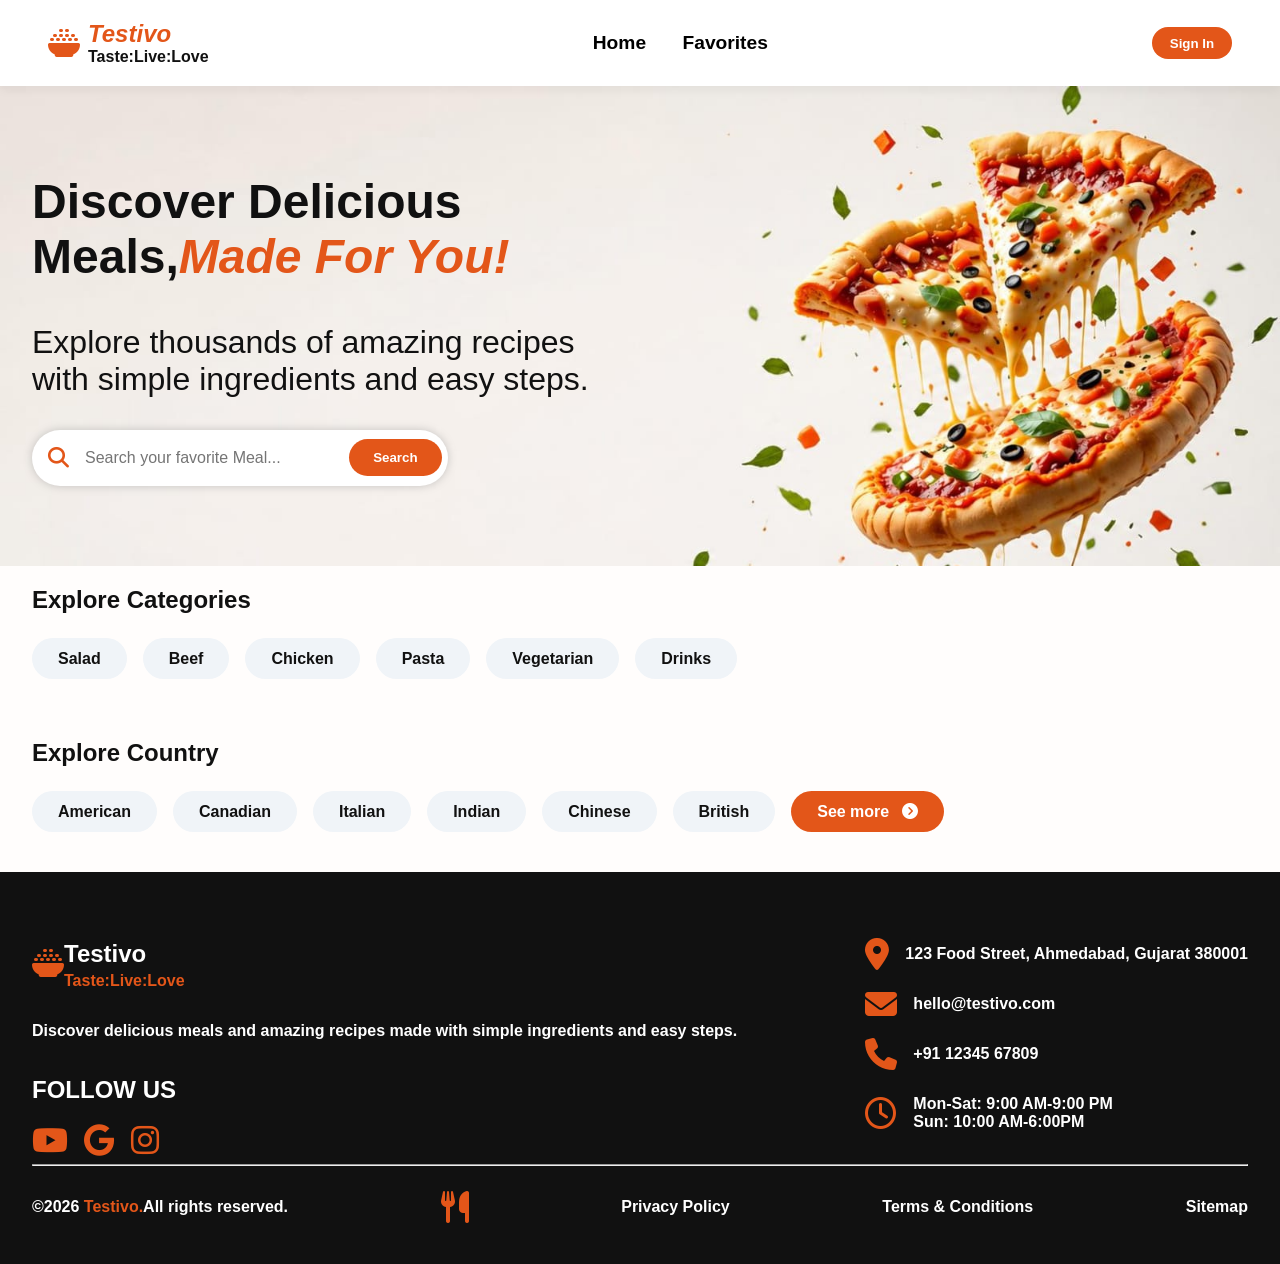
<file: index.html>
<!DOCTYPE html>
<html lang="en">

<head>
    <meta charset="UTF-8">
    <meta name="viewport" content="width=device-width, initial-scale=1.0">
    <title>Testivo</title>
    <link rel="stylesheet" href="style.css">
    <link rel="stylesheet" href="https://cdnjs.cloudflare.com/ajax/libs/font-awesome/6.5.2/css/all.min.css">
</head>

<body>
    <section class="headerSection">
        <div class="logo">
            <i class="fa-solid fa-bowl-rice"></i>
            <div class="applicationTitle">
                <h1>Testivo</h1>
                <p>Taste:Live:Love</p>
            </div>
        </div>
        <div class="navBar">
            <a href="index.html">Home</a>
            <a href="favorites.html">Favorites <span id="fav-count">0</span></a>
        </div>
        <div class="signIn">
            <button class="sign">Sign In</button>
        </div>
    </section>
    <section class="heroSection">
        <h1>Discover Delicious <br>Meals,<span>Made For You!</span></h1>
        <p>Explore thousands of amazing recipes <br>with simple ingredients and easy steps.</p>
        <form id="searching">
            <!-- <form class="submitSearch"> -->
            <i class="fa-solid fa-magnifying-glass"></i>
            <input type="search" id="search" placeholder="Search your favorite Meal...">
            <button class="searchBtn">Search</button>
        </form>
        <!-- </div> -->
    </section>
    <section class="category">
        <h1>Explore Categories</h1>
        <div class="categoryCards filter-container">
            <button class="salad filter-chip">Salad</button>
            <button class="beef filter-chip">Beef</button>
            <button class="chicken filter-chip">Chicken</button>
            <button class="pasta filter-chip">Pasta</button>
            <button class="vegetarian filter-chip">Vegetarian</button>
            <button class="drinks filter-chip">Drinks</button>
        </div>
    </section>
    <section class="countryFood">
        <h1>Explore Country</h1>
        <div class="searchCountry filter-container">
            <button class="american filter-chip">American</button>
            <button class="canadian filter-chip">Canadian</button>
            <button class="italian filter-chip">Italian</button>
            <button class="indian filter-chip">Indian</button>
            <button class="chinese filter-chip">Chinese</button>
            <button class="british filter-chip">British</button>
            <button class="seeMore filter-chip primary-chip">See more <i
                    class="fa-solid fa-circle-chevron-right"></i></button>
        </div>
    </section>

    <div id="results-section" style="display: none; padding: 2rem 2rem 0 2rem;">
        <h1 style="margin-bottom: 0;">Search Results</h1>
        <section class="cardsContainer" style="padding: 2rem 0;"></section>
    </div>

    <section class="footer">
        <div class="footerContainer">
            <div class="footerContent">
                <div class="iconsLogo">
                    <i class="fa-solid fa-bowl-rice"></i>
                    <div class="footerLogo">
                        <h1>Testivo</h1>
                        <p>Taste:Live:Love</p>
                    </div>
                </div>
                <p>Discover delicious meals and amazing recipes made with simple ingredients and easy steps.</p>
                <div class="icons">
                    <h1>FOLLOW US</h1>
                    <div class="iconsContent">
                        <i class="fa-brands fa-youtube"></i>
                        <i class="fa-brands fa-google"></i>
                        <i class="fa-brands fa-instagram"></i>
                    </div>
                </div>
            </div>
            <div class="contact">
                <div class="location">
                    <i class="fa-solid fa-location-dot"></i>
                    <p>123 Food Street, Ahmedabad, Gujarat 380001</p>
                </div>
                <div class="email">
                    <i class="fa-solid fa-envelope"></i>
                    <p>hello@testivo.com</p>
                </div>
                <div class="phone">
                    <i class="fa-solid fa-phone"></i>
                    <p>+91 12345 67809</p>
                </div>
                <div class="time">
                    <i class="fa-regular fa-clock"></i>
                    <p>Mon-Sat: 9:00 AM-9:00 PM <br>
                        Sun: 10:00 AM-6:00PM</p>
                </div>
            </div>
        </div>
        <hr>
        <div class="footerSection">
            <p>&copy;2026 <span>Testivo.</span>All rights reserved.</p>
            <i class="fa-solid fa-utensils"></i>
            <p>Privacy Policy</p>
            <p>Terms & Conditions</p>
            <p>Sitemap</p>
        </div>
    </section>
    <script src="utils.js" defer></script>
    <script src="recipe.js" defer></script>
    <script src="toast.js" defer></script>
</body>

</html>
</file>
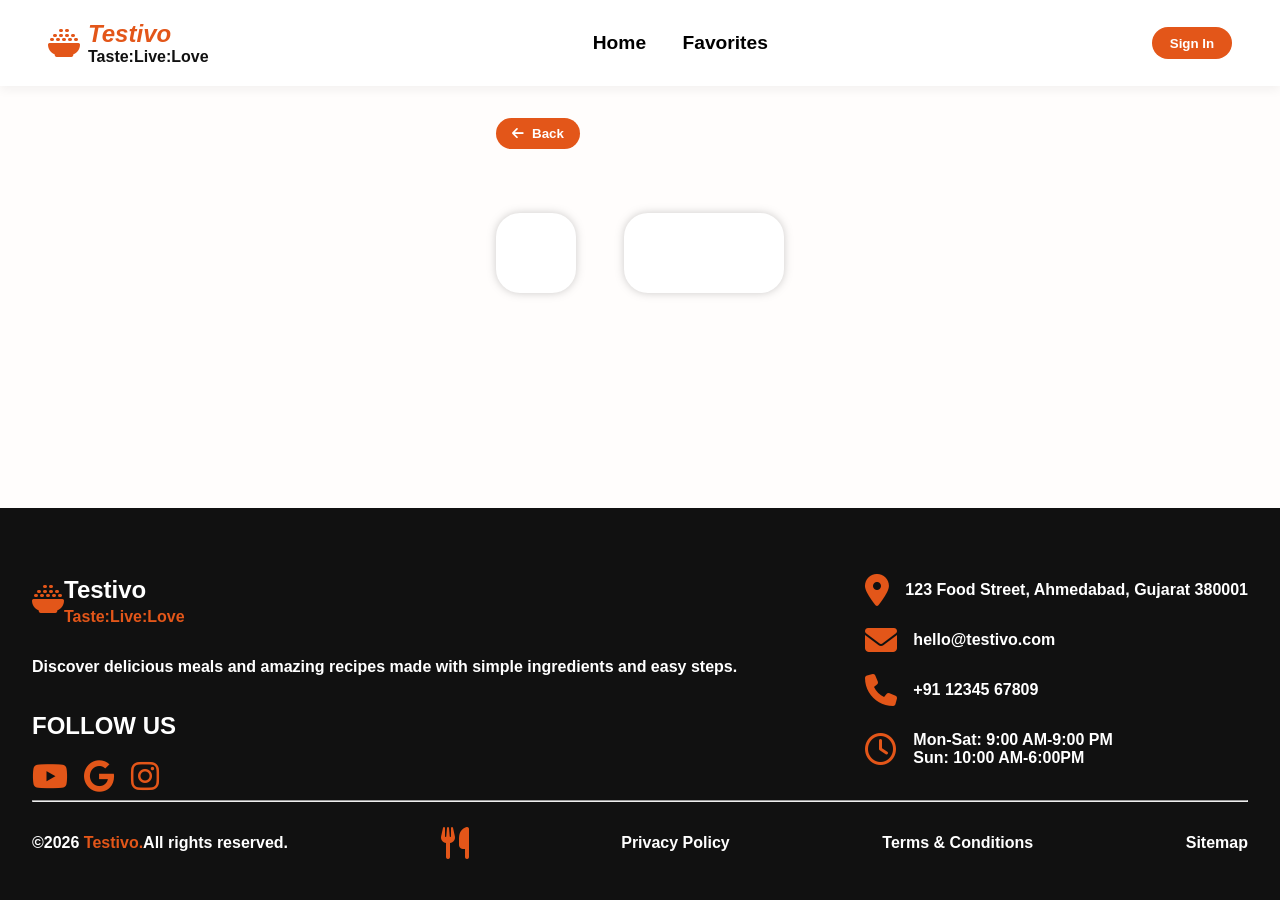
<file: details.html>
<!DOCTYPE html>
<html lang="en">
<head>
    <meta charset="UTF-8">
    <meta name="viewport" content="width=device-width, initial-scale=1.0">
    <title>Details</title>
    <link rel="stylesheet" href="style.css">
    <link rel="stylesheet" href="https://cdnjs.cloudflare.com/ajax/libs/font-awesome/6.5.2/css/all.min.css">
</head>
<body>
    <section class="headerSection">
        <div class="logo">
            <i class="fa-solid fa-bowl-rice"></i>
            <div class="applicationTitle">
                <h1>Testivo</h1>
                <p>Taste:Live:Love</p>
            </div>
        </div>
        <div class="navBar">
            <a href="index.html">Home</a>
            <a href="favorites.html">Favorites <span id="fav-count">0</span></a>
        </div>
        <div class="signIn">
            <button class="sign">Sign In</button>
        </div>
    </section>
        <section class="detailsCard">
            <button onclick="window.history.back()" style="margin: 2rem; padding: 0.5rem 1rem; border-radius: 1.5rem; border: none; background-color: rgb(227, 86, 25); color: white; font-weight: bold; cursor: pointer; display: flex; align-items: center; gap: 0.5rem;"><i class="fa-solid fa-arrow-left"></i> Back</button>
            <div class="detailsContent"></div>
            <div class="ingreSteps">
            <div class="ingredientsContent"></div>
            <div class="instruction"></div>
            </div>
        </section>
        <section class="foodContent"></section>
    <section class="footer">
        <div class="footerContainer">
            <div class="footerContent">
                <div class="iconsLogo">
                    <i class="fa-solid fa-bowl-rice"></i>
                    <div class="footerLogo">
                        <h1>Testivo</h1>
                        <p>Taste:Live:Love</p>
                    </div>
                </div>
                <p>Discover delicious meals and amazing recipes made with simple ingredients and easy steps.</p>
                <div class="icons">
                    <h1>FOLLOW US</h1>
                    <div class="iconsContent">
                        <i class="fa-brands fa-youtube"></i>
                        <i class="fa-brands fa-google"></i>
                        <i class="fa-brands fa-instagram"></i>
                    </div>
                </div>
            </div>
            <div class="contact">
                <div class="location">
                    <i class="fa-solid fa-location-dot"></i>
                    <p>123 Food Street, Ahmedabad, Gujarat 380001</p>
                </div>
                <div class="email">
                    <i class="fa-solid fa-envelope"></i>
                    <p>hello@testivo.com</p>
                </div>
                <div class="phone">
                    <i class="fa-solid fa-phone"></i>
                    <p>+91 12345 67809</p>
                </div>
                <div class="time">
                    <i class="fa-regular fa-clock"></i>
                    <p>Mon-Sat: 9:00 AM-9:00 PM <br>
                        Sun: 10:00 AM-6:00PM</p>
                </div>
            </div>
        </div>
        <hr>
        <div class="footerSection">
            <p>&copy;2026 <span>Testivo.</span>All rights reserved.</p>
            <i class="fa-solid fa-utensils"></i>
            <p>Privacy Policy</p>
            <p>Terms & Conditions</p>
            <p>Sitemap</p>
        </div>
    </section>
        <script src="utils.js" defer></script>
        <script src="toast.js" defer></script>
</body>
</html>
</file>
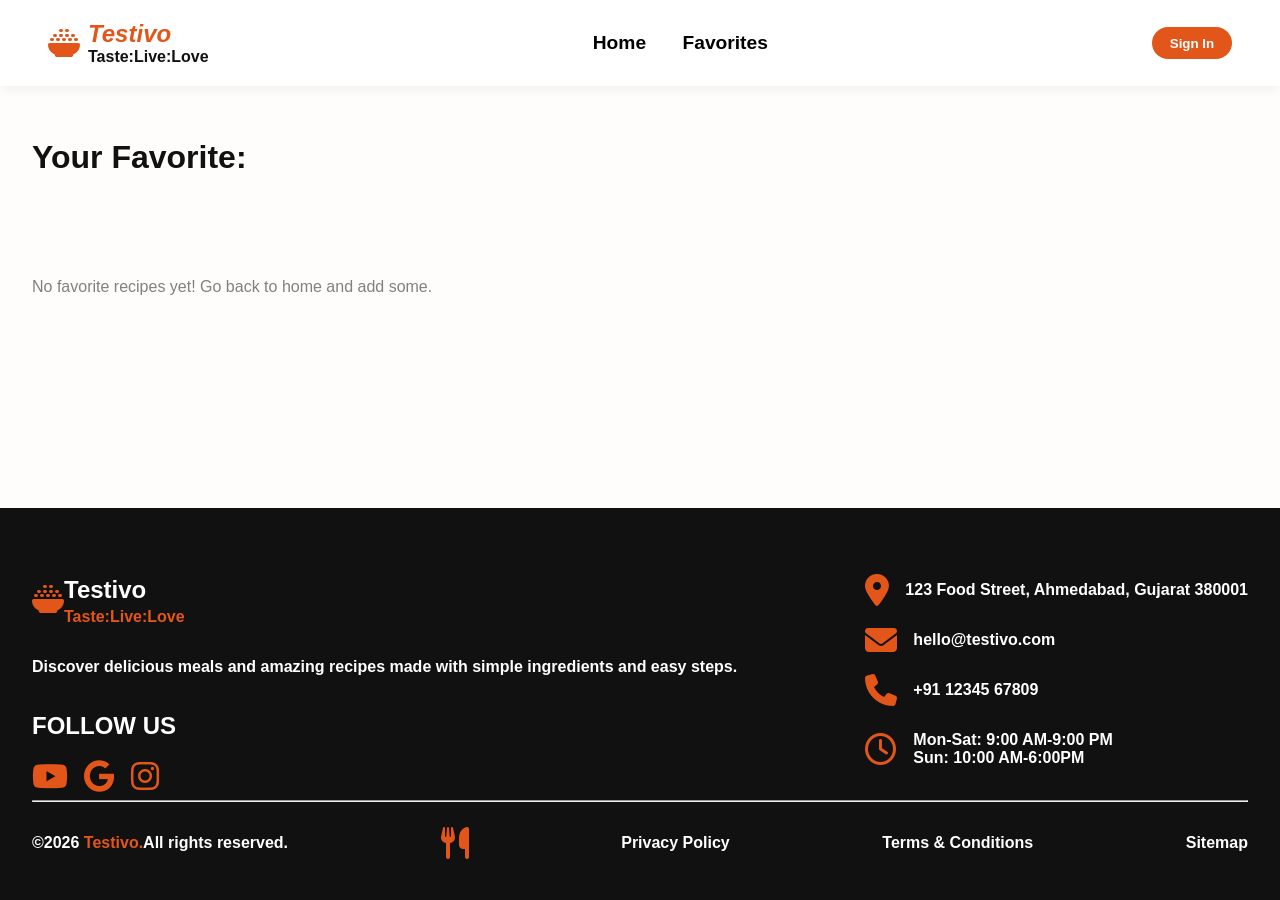
<file: favorites.html>
<!DOCTYPE html>
<html lang="en">
<head>
    <meta charset="UTF-8">
    <meta name="viewport" content="width=device-width, initial-scale=1.0">
    <title>Favorite</title>
    <link rel="stylesheet" href="style.css">
    <link rel="stylesheet" href="https://cdnjs.cloudflare.com/ajax/libs/font-awesome/6.5.2/css/all.min.css">
</head>
<body>
    <section class="headerSection">
        <div class="logo">
            <i class="fa-solid fa-bowl-rice"></i>
            <div class="applicationTitle">
                <h1>Testivo</h1>
                <p>Taste:Live:Love</p>
            </div>
        </div>
        <div class="navBar">
            <a href="index.html">Home</a>
            <a href="favorites.html">Favorites <span id="fav-count">0</span></a>
        </div>
        <div class="signIn">
            <button class="sign">Sign In</button>
        </div>
    </section>
    <h1 style="padding: 2rem;">Your Favorite:</h1>
    <section class="favoriteCards">

    </section>
    <section class="footer">
        <div class="footerContainer">
            <div class="footerContent">
                <div class="iconsLogo">
                    <i class="fa-solid fa-bowl-rice"></i>
                    <div class="footerLogo">
                        <h1>Testivo</h1>
                        <p>Taste:Live:Love</p>
                    </div>
                </div>
                <p>Discover delicious meals and amazing recipes made with simple ingredients and easy steps.</p>
                <div class="icons">
                    <h1>FOLLOW US</h1>
                    <div class="iconsContent">
                        <i class="fa-brands fa-youtube"></i>
                        <i class="fa-brands fa-google"></i>
                        <i class="fa-brands fa-instagram"></i>
                    </div>
                </div>
            </div>
            <div class="contact">
                <div class="location">
                    <i class="fa-solid fa-location-dot"></i>
                    <p>123 Food Street, Ahmedabad, Gujarat 380001</p>
                </div>
                <div class="email">
                    <i class="fa-solid fa-envelope"></i>
                    <p>hello@testivo.com</p>
                </div>
                <div class="phone">
                    <i class="fa-solid fa-phone"></i>
                    <p>+91 12345 67809</p>
                </div>
                <div class="time">
                    <i class="fa-regular fa-clock"></i>
                    <p>Mon-Sat: 9:00 AM-9:00 PM <br>
                        Sun: 10:00 AM-6:00PM</p>
                </div>
            </div>
        </div>
        <hr>
        <div class="footerSection">
            <p>&copy;2026 <span>Testivo.</span>All rights reserved.</p>
            <i class="fa-solid fa-utensils"></i>
            <p>Privacy Policy</p>
            <p>Terms & Conditions</p>
            <p>Sitemap</p>
        </div>
    </section>
    <script src="favorites.js" defer></script>
    <script src="toast.js" defer></script>
</body>
</html>
</file>
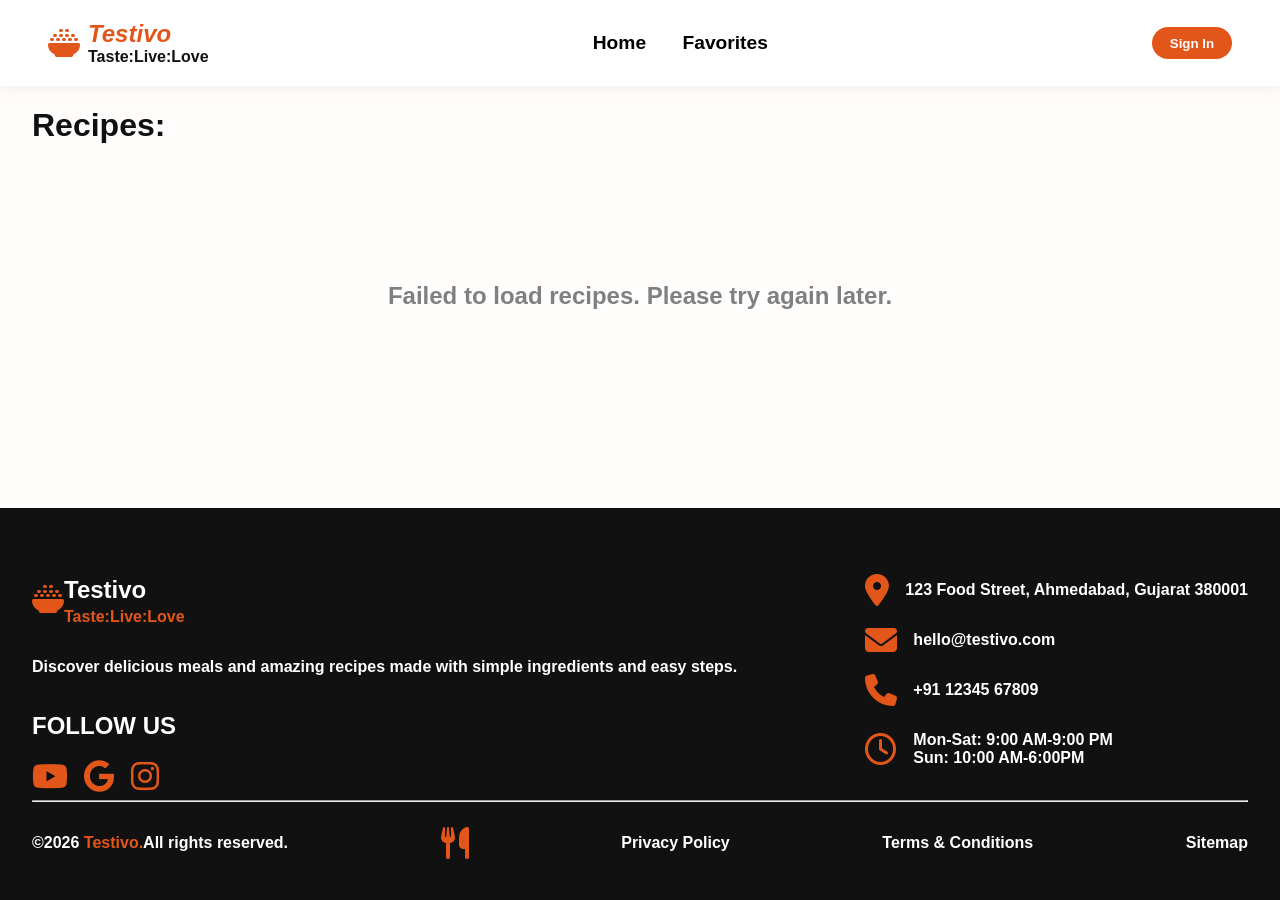
<file: recipe.html>
<!DOCTYPE html>
<html lang="en">
<head>
    <meta charset="UTF-8">
    <meta name="viewport" content="width=device-width, initial-scale=1.0">
    <title>Recipes</title>
    <link rel="stylesheet" href="style.css">
    <link rel="stylesheet" href="https://cdnjs.cloudflare.com/ajax/libs/font-awesome/6.5.2/css/all.min.css">
</head>
<body>
    <section class="headerSection">
        <div class="logo">
            <i class="fa-solid fa-bowl-rice"></i>
            <div class="applicationTitle">
                <h1>Testivo</h1>
                <p>Taste:Live:Love</p>
            </div>
        </div>
        <div class="navBar">
            <a href="index.html">Home</a>
            <a href="favorites.html">Favorites <span id="fav-count">0</span></a>
        </div>
        <div class="signIn">
            <button class="sign">Sign In</button>
        </div>
    </section>
    <h1 class="recipe">Recipes:</h1>
    <section class="RecipesContainer"></section>
    <section class="footer">
        <div class="footerContainer">
            <div class="footerContent">
                <div class="iconsLogo">
                    <i class="fa-solid fa-bowl-rice"></i>
                    <div class="footerLogo">
                        <h1>Testivo</h1>
                        <p>Taste:Live:Love</p>
                    </div>
                </div>
                <p>Discover delicious meals and amazing recipes made with simple ingredients and easy steps.</p>
                <div class="icons">
                    <h1>FOLLOW US</h1>
                    <div class="iconsContent">
                        <i class="fa-brands fa-youtube"></i>
                        <i class="fa-brands fa-google"></i>
                        <i class="fa-brands fa-instagram"></i>
                    </div>
                </div>
            </div>
            <div class="contact">
                <div class="location">
                    <i class="fa-solid fa-location-dot"></i>
                    <p>123 Food Street, Ahmedabad, Gujarat 380001</p>
                </div>
                <div class="email">
                    <i class="fa-solid fa-envelope"></i>
                    <p>hello@testivo.com</p>
                </div>
                <div class="phone">
                    <i class="fa-solid fa-phone"></i>
                    <p>+91 12345 67809</p>
                </div>
                <div class="time">
                    <i class="fa-regular fa-clock"></i>
                    <p>Mon-Sat: 9:00 AM-9:00 PM <br>
                        Sun: 10:00 AM-6:00PM</p>
                </div>
            </div>
        </div>
        <hr>
        <div class="footerSection">
            <p>&copy;2026 <span>Testivo.</span>All rights reserved.</p>
            <i class="fa-solid fa-utensils"></i>
            <p>Privacy Policy</p>
            <p>Terms & Conditions</p>
            <p>Sitemap</p>
        </div>
    </section>
    <script src="recipe.js" defer></script>
    <script src="toast.js" defer></script>
</body>
</html>
</file>
<file: style.css>
:root {
    --primary-color: rgb(227, 86, 25);
    --primary-hover: rgb(255, 120, 50);
    --bg-color: #fffdfc;
    --footer-bg: #111111;
    --text-color: #111111;
    --text-light: #ffffff;
    --card-shadow: 0 0 8px 0 rgba(128, 128, 128, 0.4);
    --card-shadow-hover: 0 0 12px 5px rgba(128, 128, 128, 0.6);
}

* {
    box-sizing: border-box;
}

body,
html {
    margin: 0;
    padding: 0;
}

body {
    font-family: -apple-system, BlinkMacSystemFont, "Segoe UI", Roboto, Helvetica, Arial, sans-serif;
    background-color: var(--bg-color);
    color: var(--text-color);
    display: flex;
    flex-direction: column;
    min-height: 100vh;
}

.headerSection {
    padding: 1rem 3rem;
    display: flex;
    justify-content: space-between;
    align-items: center;
    background-color: white;
    box-shadow: 0 4px 10px rgba(0, 0, 0, 0.05);
    position: sticky;
    top: 0;
    z-index: 100;
}

.logo {
    color: var(--primary-color);
    display: flex;
    align-items: center;
    gap: 0.5rem;
}

.logo i {
    font-size: 2rem;
}

.applicationTitle {
    display: flex;
    flex-direction: column;
}

.applicationTitle h1 {
    font-style: italic;
    margin: 0;
}

.applicationTitle p {
    margin: 0;
    color: var(--text-color);
    font-weight: bolder;
}

.navBar a {
    padding: 1rem;
    text-decoration: none;
    color: black;
    font-size: 1.2rem;
    font-weight: bolder;
    position: relative;
    display: inline-flex;
    align-items: center;
}

#fav-count {
    background-color: var(--primary-color);
    color: white;
    font-size: 0.8rem;
    font-weight: bold;
    border-radius: 50%;
    width: 1.5rem;
    height: 1.5rem;
    display: none;
    justify-content: center;
    align-items: center;
    margin-left: 0.5rem;
    box-shadow: 0 2px 5px rgba(227, 86, 25, 0.4);
}

.sign {
    height: 2rem;
    width: 5rem;
    color: white;
    background-color: var(--primary-color);
    border: none;
    border-radius: 1rem;
    font-weight: bolder;
    cursor: pointer;
    transition: background-color 0.2s ease;
}

.sign:hover,
.sign:focus-visible {
    background-color: var(--primary-hover);
    outline: 2px solid var(--primary-color);
    outline-offset: 2px;
}

/* Removing old favCards styles */
.heroSection {
    height: 30rem;
    background-image: url(image/banner1.jpeg);
    background-size: cover;
    padding: 3rem 2rem;
    font-size: 2rem;
}

.heroSection span {
    color: var(--primary-color);
    font-style: italic;
}

#searching {
    background-color: white;
    height: 3.5rem;
    width: 26rem;
    border-radius: 2rem;
    box-shadow: var(--card-shadow);
    display: flex;
    justify-content: space-between;
    align-items: center;
    padding: 0.4rem 0.4rem 0.4rem 1rem;
}

#searching i {
    color: var(--primary-color);
    font-size: 1.3rem;
}

#search {
    flex: 1;
    outline: none;
    border: none;
    padding: 0.5rem 1rem;
    font-size: 1rem;
    background: transparent;
}

.searchBtn {
    background-color: var(--primary-color);
    border-radius: 1.5rem;
    padding: 0.7rem 1.5rem;
    color: white;
    font-weight: bolder;
    border: none;
    cursor: pointer;
    transition: background-color 0.2s;
}

.searchBtn:hover,
.searchBtn:focus-visible {
    background-color: var(--primary-hover);
    outline: 2px solid var(--primary-color);
    outline-offset: 2px;
}

.category {
    padding: 0 2rem;
}

.countryFood {
    padding: 2rem;
}

.category h1,
.countryFood h1 {
    margin-bottom: 1rem;
}

/* Unified Filter Container */
.filter-container {
    display: flex;
    flex-wrap: wrap;
    gap: 1rem;
    padding: 0.5rem 0;
}

/* Modern Filter Chips */
.filter-chip {
    padding: 0.6rem 1.5rem;
    border-radius: 2rem;
    background-color: #f0f4f8;
    color: var(--text-color);
    font-size: 1rem;
    font-weight: 600;
    border: 2px solid transparent;
    cursor: pointer;
    transition: all 0.2s ease;
}

.filter-chip:hover,
.filter-chip:focus-visible {
    background-color: var(--primary-color);
    color: white;
    box-shadow: var(--card-shadow);
    outline: none;
    transform: translateY(-2px);
}

.primary-chip {
    background-color: var(--primary-color);
    color: white;
}

.primary-chip i {
    margin-left: 0.5rem;
}

.primary-chip:hover {
    background-color: var(--primary-hover);
}

.cardsContainer {
    padding: 0 2rem;
}

/* Premium Recipe Cards */
.premium-card {
    background-color: white;
    border-radius: 1.5rem;
    overflow: hidden;
    box-shadow: var(--card-shadow);
    transition: transform 0.3s ease, box-shadow 0.3s ease;
    display: flex;
    flex-direction: column;
    width: 100%;
}

.premium-card:hover {
    transform: translateY(-0.5rem);
    box-shadow: var(--card-shadow-hover);
}

.premium-card__image-wrapper {
    position: relative;
    width: 100%;
    height: 12rem;
}

.premium-card__image-wrapper img {
    width: 100%;
    height: 100%;
    object-fit: cover;
}

.premium-card__favorite {
    position: absolute;
    top: 1rem;
    right: 1rem;
    background-color: rgba(255, 255, 255, 0.9);
    border-radius: 50%;
    width: 2.5rem;
    height: 2.5rem;
    display: flex;
    align-items: center;
    justify-content: center;
    cursor: pointer;
    font-size: 1.2rem;
    box-shadow: var(--card-shadow);
    transition: transform 0.2s;
    user-select: none;
}

.premium-card__favorite:hover {
    transform: scale(1.1);
}

.premium-card__body {
    padding: 1.5rem;
    display: flex;
    flex-direction: column;
    flex: 1;
}

.premium-card__title {
    margin: 0 0 1rem 0;
    font-size: 1.3rem;
    font-weight: 700;
    line-height: 1.4;
}

.premium-card__meta {
    display: flex;
    gap: 0.5rem;
    flex-wrap: wrap;
    margin-bottom: 1.5rem;
}

.premium-card__tag {
    background-color: #f0f4f8;
    color: var(--text-color);
    padding: 0.3rem 0.8rem;
    border-radius: 1rem;
    font-size: 0.85rem;
    font-weight: 600;
}

.premium-card__details-btn {
    margin-top: auto;
    width: 100%;
    padding: 0.8rem;
    border-radius: 1rem;
    background-color: var(--primary-color);
    color: white;
    font-weight: bolder;
    text-align: center;
    cursor: pointer;
    transition: background-color 0.2s;
}

.premium-card__details-btn:hover {
    background-color: var(--primary-hover);
}

.cardsContainer,
.recipeCards,
.favoriteCards {
    display: grid;
    grid-template-columns: repeat(auto-fill, minmax(16rem, 1fr));
    gap: 2rem;
    padding: 2rem;
}

.footer {
    padding: 3rem 2rem 1rem 2rem;
    background-color: #111111;
    color: #ffffff;
    margin-top: auto;
}

.footerContainer {
    display: flex;
    justify-content: space-between;
    align-items: center;
    gap: 3rem;
    font-weight: bolder;
    /* margin-bottom: 1rem; */

}

.footerContainer i {
    color: var(--primary-color);
    font-size: 2rem;
}

.footerContent {
    display: flex;
    flex-direction: column;
    /* align-items: center; */
    /* gap: 0.5rem; */
    /* justify-content: left; */
}

.iconsLogo {
    display: flex;
    align-items: center;
}

.footerLogo p {
    margin-top: -1rem;
    color: var(--primary-color);
}

.iconsContent {
    display: flex;
    gap: 1rem;
}

.location,
.email,
.phone,
.time {
    display: flex;
    align-items: center;
    gap: 1rem;
    font-weight: bolder;
}

.footerSection {
    margin: 1rem 0;
    display: flex;
    align-items: center;
    justify-content: space-between;
    font-weight: bolder;
}

.footerSection i {
    color: var(--primary-color);
    font-size: 2rem;
}

.footerSection span {
    color: var(--primary-color);
}

.recipe {
    padding: 0 2rem;
}

.RecipesContainer {
    padding: 2rem;

}

/* Removing old recipeCard styles as they are replaced by .premium-card */
.details {
    font-size: 1.5rem;
}

/* Details Page Hero */
.detailsCard {
    max-width: 1200px;
    margin: 0 auto;
}
.recipe-hero {
    display: flex;
    flex-wrap: wrap;
    gap: 3rem;
    padding: 2rem;
    align-items: center;
}
.recipe-hero__image-container {
    flex: 1;
    min-width: 300px;
}
.recipe-hero__image {
    width: 100%;
    max-height: 450px;
    object-fit: cover;
    border-radius: 2rem;
    box-shadow: var(--card-shadow);
}
.recipe-hero__content {
    flex: 1;
    min-width: 300px;
    display: flex;
    flex-direction: column;
    justify-content: center;
}
.recipe-hero__title {
    font-size: 2.5rem;
    margin-top: 0;
    margin-bottom: 1.5rem;
    line-height: 1.2;
}
.recipe-hero__meta {
    display: flex;
    gap: 1rem;
    margin-bottom: 2rem;
    flex-wrap: wrap;
}
.recipe-hero__tag {
    background-color: #f0f4f8;
    padding: 0.5rem 1.5rem;
    border-radius: 2rem;
    font-weight: 600;
    font-size: 1.1rem;
}
.recipe-hero__favorite-btn {
    align-self: flex-start;
    padding: 1rem 2rem;
    border-radius: 2rem;
    border: 2px solid #e0e0e0;
    background-color: white;
    font-size: 1.1rem;
    font-weight: bold;
    cursor: pointer;
    transition: all 0.2s;
    display: flex;
    align-items: center;
    gap: 0.5rem;
    color: var(--text-color);
}
.recipe-hero__favorite-btn:hover {
    border-color: var(--primary-color);
    color: var(--primary-color);
}
.recipe-hero__favorite-btn.active {
    color: red;
    border-color: red;
    background-color: #fff0f0;
}

/* Ingredients and Steps */
.ingreSteps {
    padding: 2rem;
    display: grid;
    grid-template-columns: 1fr 2fr;
    gap: 3rem;
}

.ingredientsContent,
.instruction {
    background-color: white;
    padding: 2.5rem;
    border-radius: 1.5rem;
    box-shadow: var(--card-shadow);
    height: fit-content;
}
.ingredientsContent h1,
.instruction h1 {
    margin-top: 0;
    margin-bottom: 1.5rem;
    color: var(--text-color);
    text-transform: capitalize;
}
.ingredientsContent ul,
.instruction ol {
    margin: 0;
    padding-left: 1.5rem;
    line-height: 1.8;
    font-size: 1.1rem;
}
.ingredientsContent li,
.instruction li {
    margin-bottom: 0.8rem;
}

.remove {
    height: 2rem;
    ;
    width: 5rem;
    color: white;
    background-color: black;
    font-weight: bolder;
    border-radius: 2rem;
    cursor: pointer;
    transition: background-color 0.2s;
    border: none;
}

.remove:hover,
.remove:focus-visible {
    background-color: #333;
    outline: 2px solid black;
    outline-offset: 2px;
}

/* ================= MOBILE ================= */
@media (max-width: 600px) {

    /* Header */
    .headerSection {
        height: auto;
        padding: 1rem;
        flex-wrap: wrap;
        gap: 1rem;
    }

    .logo {
        gap: 0.3rem;
    }

    .logo i {
        font-size: 1.5rem;
    }

    .applicationTitle h1 {
        font-size: 1.3rem;
    }

    .applicationTitle p {
        font-size: 0.7rem;
        margin-top: -0.3rem;
    }

    /* Navbar */
    .navBar {
        order: 3;
        width: 100%;
        display: flex;
        justify-content: center;
        gap: 1rem;
    }

    .navBar a {
        padding: 0.4rem;
        font-size: 1rem;
    }

    /* Sign In */
    .sign {
        width: 4.5rem;
        height: 2rem;
        font-size: 0.8rem;
    }

    /* Hero */
    .heroSection {
        height: 30rem;
        padding: 2rem 1rem;
        background-position: center;
        text-align: center;
    }

    .heroSection h1 {
        margin-top: 5rem;
        font-size: 1.8rem;
    }

    .heroSection p {
        font-size: 0.9rem;
        line-height: 1.5;
    }

    /* Search */
    #searching {
        width: fit-content;
        max-width: 22rem;
        height: 2.8rem;
        margin: 1rem auto;
    }

    #search {
        width: auto;
        min-width: 0;
        font-size: 0.8rem;
    }

    .searchBtn {
        padding: 0.45rem 0.7rem;
        font-size: 0.8rem;
    }

    #searching i {
        font-size: 1rem;
    }

    .cardsContainer {
        flex-direction: column;
    }

    .category {
        padding: 1.5rem 1rem;
    }

    .category h1 {
        font-size: 1.5rem;
        text-align: center;
    }

    .categoryCards {
        padding: 1rem;
        display: grid;
        grid-template-columns: repeat(2, 1fr);
        gap: 1rem;
    }

    .reccards {
        width: 100%;
        height: 9rem;
        padding: 0.5rem;
    }

    .reccards img {
        width: 4.5rem;
        height: 4.5rem;
    }

    .category p {
        font-size: 0.85rem;
        text-align: center;
    }

    .searchCountry {
        display: grid;
        grid-template-columns: repeat(2, 1fr);
        gap: 1rem;
    }

    .recipeCards {
        display: flex;
        flex-direction: column;
        padding: 1rem;
        width: fit-content;
    }

    .footer {
        height: auto;
        padding: 2rem 1rem;
    }

    .footerContainer {
        flex-direction: column;
        text-align: center;
        gap: 2rem;
    }

    .footerContent {
        align-items: center;
    }

    .iconsLogo {
        justify-content: center;
    }

    .iconsContent {
        justify-content: center;
        margin-top: 0.5rem;
    }

    .contact {
        display: flex;
        flex-direction: column;
        align-items: center;
        gap: 1rem;
    }

    .footerSection {
        flex-direction: column;
        gap: 1rem;
        text-align: center;
        margin-top: 2rem;
    }

    .favoriteCards {
        display: flex;
        flex-direction: column;
    }

    .ingreSteps {
        grid-template-columns: 1fr;
    }
}

/* ================= TABLET ================= */
@media (min-width: 601px) and (max-width: 1024px) {

    /* Header */
    .headerSection {
        height: auto;
        padding: 1rem 1.5rem;
        flex-wrap: wrap;
        gap: 1rem;
    }

    .logo i {
        font-size: 1.8rem;
    }

    .applicationTitle h1 {
        font-size: 1.7rem;
    }

    .applicationTitle p {
        margin-top: -1rem;
        font-size: 0.8rem;
    }

    /* Navbar */
    .navBar a {
        padding: 0.7rem;
        font-size: 1rem;
    }

    /* Sign In */
    .sign {
        width: 5rem;
        height: 2.2rem;
    }

    /* Hero */
    .heroSection {
        height: 32rem;
        padding: 3rem 2rem;
        background-position: center;
        text-align: left;
    }

    .heroSection h1 {
        margin-top: 5rem;
        font-size: 2.3rem;
    }

    .heroSection p {
        font-size: 1rem;
    }

    /* Search */
    #searching {
        width: 28rem;
        height: 3rem;
        margin: 1rem auto;
        margin-left: 0;
    }

    #search {
        flex: 1;
        font-size: 1rem;
    }

    .category {
        padding: 2rem 1.5rem;
    }

    .category h1 {
        font-size: 2rem;
        text-align: center;
    }

    .categoryCards {
        display: grid;
        grid-template-columns: repeat(3, 1fr);
        gap: 1.5rem;
    }

    .reccards {
        width: 100%;
        height: 11rem;
        padding: 0.7rem;
    }

    .reccards img {
        width: 6rem;
        height: 6rem;
    }

    .category p {
        font-size: 1rem;
        text-align: center;
    }

    .searchCountry {
        display: grid;
        grid-template-columns: repeat(3, 1fr);
        gap: 1.5rem;
    }

    .recipeCards {
        grid-template-columns: repeat(2, 1fr);
    }

    .favoriteCards {
        grid-template-columns: repeat(2, 1fr);
    }
}
/* Toast Notification */
#toast-container {
    position: fixed;
    top: 6rem;
    right: 2rem;
    z-index: 1000;
    display: flex;
    flex-direction: column;
    gap: 1rem;
}
.toast {
    background-color: var(--primary-color);
    color: white;
    padding: 1rem 2rem;
    border-radius: 0.5rem;
    box-shadow: 0 4px 12px rgba(0,0,0,0.15);
    font-weight: bold;
    transform: translateX(100%);
    opacity: 0;
    transition: all 0.3s cubic-bezier(0.68, -0.55, 0.265, 1.55);
}
.toast.show {
    transform: translateX(0);
    opacity: 1;
}
</file>
